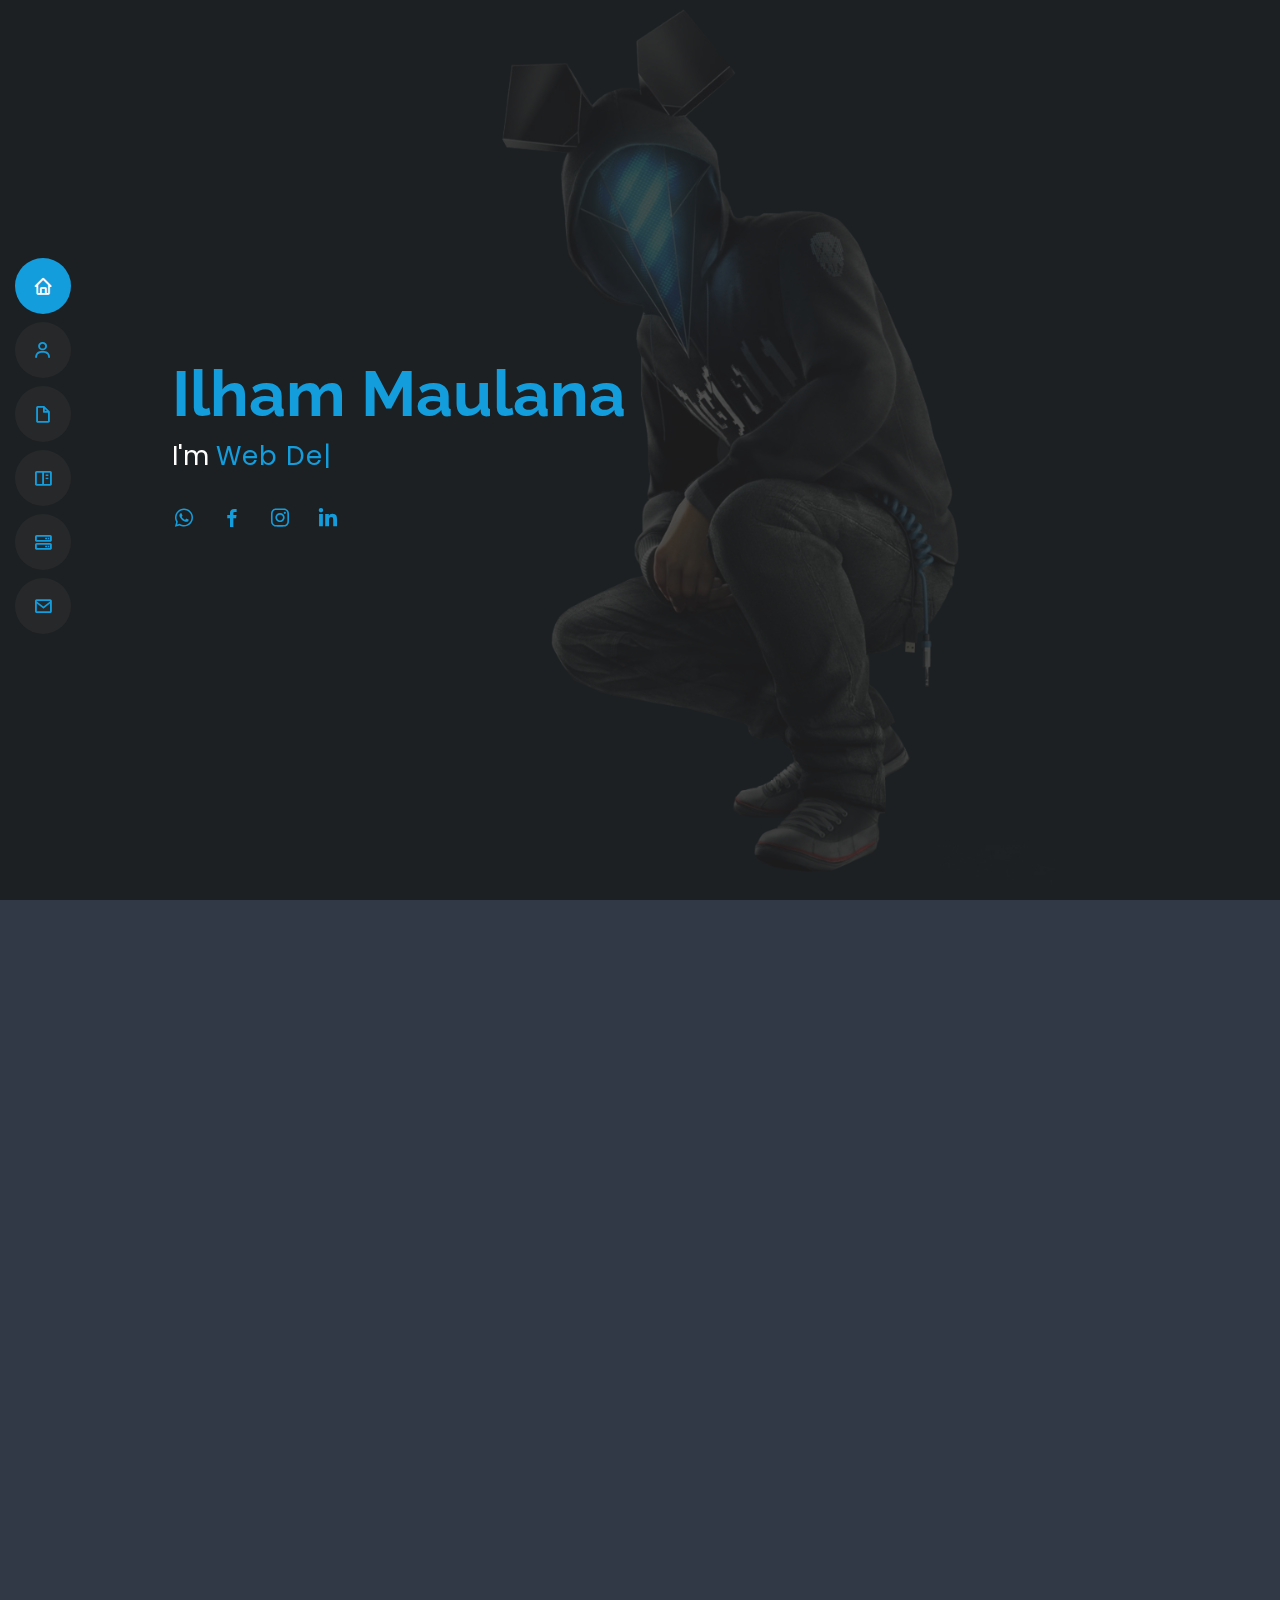
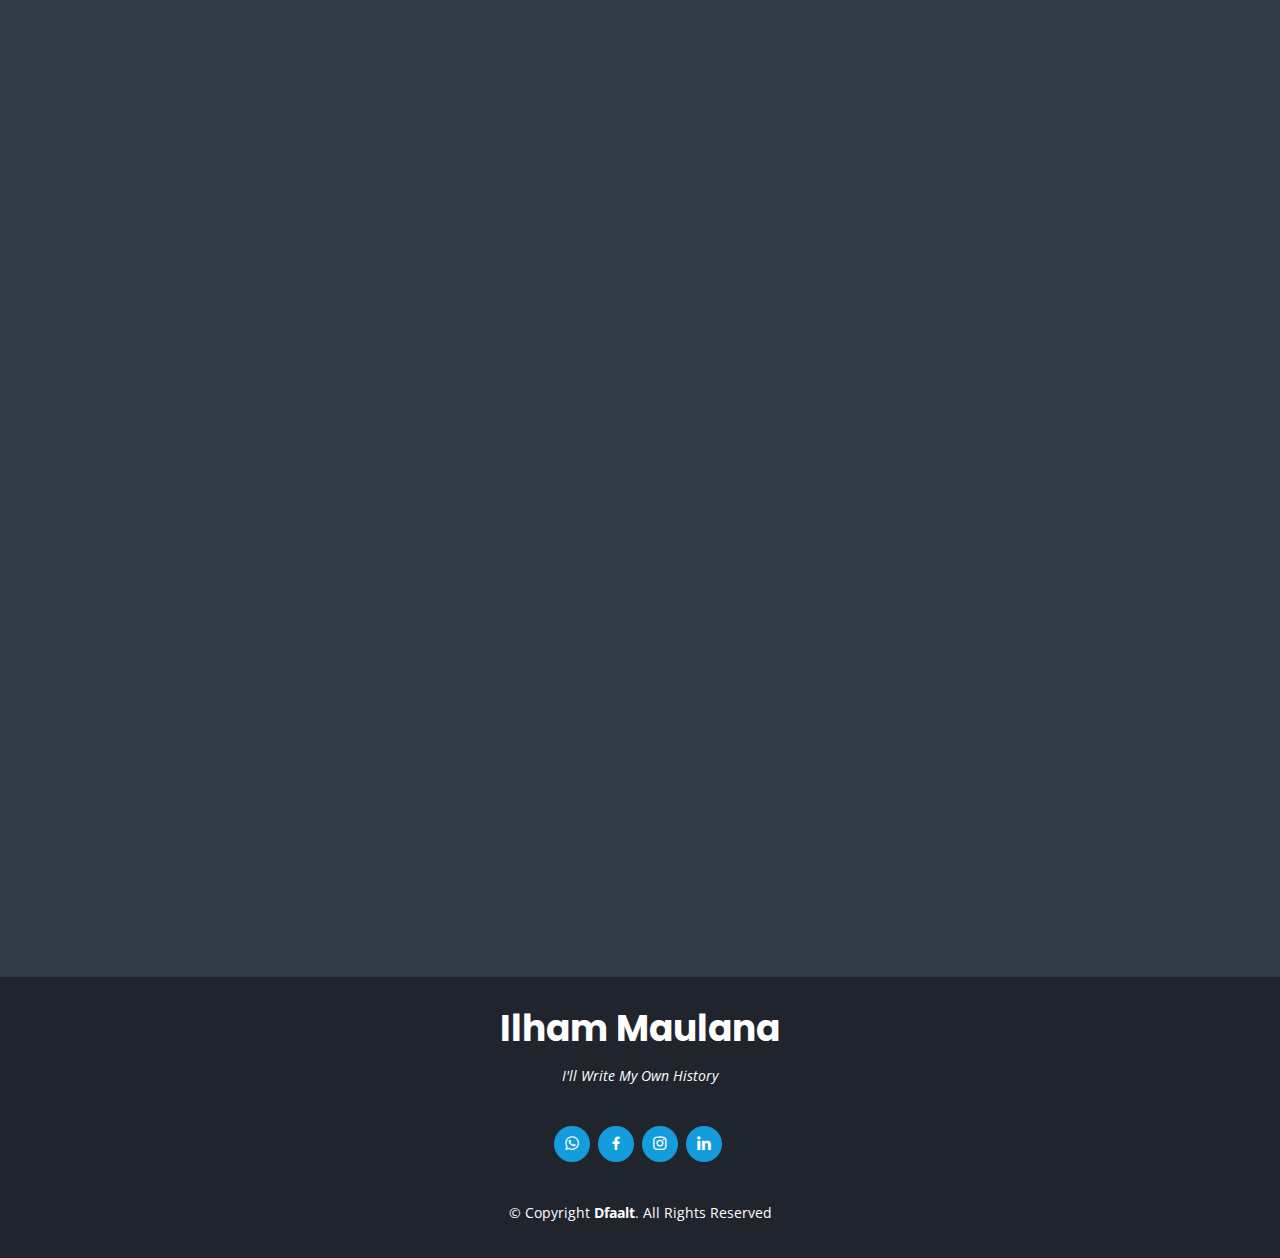
<file: index.html>
<!DOCTYPE html>
<html lang="en">

<head>
  <meta charset="utf-8">
  <meta content="width=device-width, initial-scale=1.0" name="viewport">

  <title>Portfolio</title>
  <meta content="" name="description">
  <meta content="" name="keywords">

  <!-- Favicons -->
  <link href="assets/img/defalt_favico.ico" rel="icon">
  <link href="assets/img/apple-touch-icon.png" rel="apple-touch-icon">

  <!-- Google Fonts -->
  <link href="https://fonts.googleapis.com/css?family=Open+Sans:300,300i,400,400i,600,600i,700,700i|Raleway:300,300i,400,400i,500,500i,600,600i,700,700i|Poppins:300,300i,400,400i,500,500i,600,600i,700,700i" rel="stylesheet">

  <!-- Vendor CSS Files -->
  <link href="assets/vendor/aos/aos.css" rel="stylesheet">
  <link href="assets/vendor/bootstrap/css/bootstrap.min.css" rel="stylesheet">
  <link href="assets/vendor/bootstrap-icons/bootstrap-icons.css" rel="stylesheet">
  <link href="assets/vendor/boxicons/css/boxicons.min.css" rel="stylesheet">
  <link href="assets/vendor/glightbox/css/glightbox.min.css" rel="stylesheet">
  <link href="assets/vendor/swiper/swiper-bundle.min.css" rel="stylesheet">

  <!-- Template Main CSS File -->
  <link href="assets/css/style.css" rel="stylesheet">

  <!-- =======================================================
  * Template Name: MyResume
  * Template URL: https://bootstrapmade.com/free-html-bootstrap-template-my-resume/
  * Updated: Mar 17 2024 with Bootstrap v5.3.3
  * Author: BootstrapMade.com
  * License: https://bootstrapmade.com/license/
  ======================================================== -->
</head>

<body>

  <!-- ======= Mobile nav toggle button ======= -->
  <!-- <button type="button" class="mobile-nav-toggle d-xl-none"><i class="bi bi-list mobile-nav-toggle"></i></button> -->
  <i class="bi bi-list mobile-nav-toggle d-lg-none"></i>
  <!-- ======= Header ======= -->
  <header id="header" class="d-flex flex-column justify-content-center">

    <nav id="navbar" class="navbar nav-menu">
      <ul>
        <li><a href="#hero" class="nav-link scrollto active"><i class="bx bx-home"></i> <span>Home</span></a></li>
        <li><a href="#about" class="nav-link scrollto"><i class="bx bx-user"></i> <span>About</span></a></li>
        <li><a href="#resume" class="nav-link scrollto"><i class="bx bx-file-blank"></i> <span>Resume</span></a></li>
        <li><a href="#portfolio" class="nav-link scrollto"><i class="bx bx-book-content"></i> <span>Portfolio</span></a></li>
        <li><a href="#services" class="nav-link scrollto"><i class="bx bx-server"></i> <span>Video & Images</span></a></li>
        <li><a href="#contact" class="nav-link scrollto"><i class="bx bx-envelope"></i> <span>Contact</span></a></li>
      </ul>
    </nav><!-- .nav-menu -->

  </header><!-- End Header -->

  <!-- ======= Hero Section ======= -->
  <section id="hero" class="d-flex flex-column justify-content-center">
    <div class="container" data-aos="zoom-in" data-aos-delay="100">
      <h1>Ilham Maulana</h1>
      <p>I'm <span class="typed" data-typed-items="Web Developer, Cloud Engineer, Electrical Engineering"></span></p>
      <div class="social-links">
        <a href="http://wa.me/6282211708146
        " class="twitter" target="_blank"><i class="bx bxl-whatsapp"></i></a>
        <a href="https://www.facebook.com/ilhammaulana1015?mibextid=2JQ9oc
        " class="facebook" target="_blank"><i class="bx bxl-facebook"></i></a>
        <a href="https://instagram.com/dfaalt?igshid=NTc4MTIwNjQ2YQ==
        " class="instagram" target="_blank"><i class="bx bxl-instagram"></i></a>
        <a href="https://www.linkedin.com/in/ilham-maulana1101
        " class="linkedin" target="_blank"><i class="bx bxl-linkedin"></i></a>
      </div>
    </div>
  </section><!-- End Hero -->

  <main id="main">

    <!-- ======= About Section ======= -->
    <section id="about" class="about">
      <div class="container" data-aos="fade-up">

        <div class="section-title">
          <h2>About</h2>
          <p>Undergraduate student in Electrical Engineering at Yogyakarta State University with career interests in Control Systems, Computer Engineering, and Web Development. Throughout my studies, I have gained extensive experience in applying sensors, actuators, and controllers to control and monitor electronic systems, including developing control system projects such as Proportional-Integral-Derivative (PID) and Internet of Things (IoT). Bangkit 2023 Alumni Batch 2 Cloud Computing Cohort, with a focus on cloud computing technology on the Google Cloud Platform. Experienced in developing cloud-based applications and has a high interest in technology.</p>
        </div>

        <div class="row">
          <div class="col-lg-4">
            <img src="assets/img/Ilhamm.jpg" class="img-fluid circle-img" alt="">
          </div>
          <div class="col-lg-8 pt-4 pt-lg-0 content">
            <h3>Electrical Engineering &amp; Web Developer</h3>
            <!-- <p class="fst-italic">
              Lorem ipsum dolor sit amet, consectetur adipiscing elit, sed do eiusmod tempor incididunt ut labore et dolore
              magna aliqua.
            </p> -->
            <div class="row">
              <div class="col-lg-6">
                <ul>
                  <li><i class="bi bi-chevron-right"></i> <strong>Birthday:</strong> <span>15 October 2001</span></li>
                  <li><i class="bi bi-chevron-right"></i> <strong>Github:</strong> <a href="https://github.com/Dfaalt" target="_blank"> <span>Dfaalt</span></a></li>
                  <li><i class="bi bi-chevron-right"></i> <strong>Phone:</strong> <span>+6282211708146</span></li>
                  <li><i class="bi bi-chevron-right"></i> <strong>City:</strong> <span>Yogyakarta</span></li>
                </ul>
              </div>
              <div class="col-lg-6">
                <ul>
                  <li><i class="bi bi-chevron-right"></i> <strong>Age:</strong> <span>22</span></li>
                  <li><i class="bi bi-chevron-right"></i> <strong>Degree:</strong> <span>Undergraduate</span></li>
                  <li><i class="bi bi-chevron-right"></i> <strong>Email:</strong> <span>ilhammln1101@gmail.com</span></li>
                  <li><i class="bi bi-chevron-right"></i> <strong>Freelance:</strong> <span>Available</span></li>
                </ul>
              </div>
            </div>
            <!-- <p>
              Officiis eligendi itaque labore et dolorum mollitia officiis optio vero. Quisquam sunt adipisci omnis et ut. Nulla accusantium dolor incidunt officia tempore. Et eius omnis.
              Cupiditate ut dicta maxime officiis quidem quia. Sed et consectetur qui quia repellendus itaque neque. Aliquid amet quidem ut quaerat cupiditate. Ab et eum qui repellendus omnis culpa magni laudantium dolores.
            </p> -->
          </div>
        </div>

      </div>
    </section><!-- End About Section -->

    <!-- ======= Facts Section ======= -->
    <!-- <section id="facts" class="facts">
      <div class="container" data-aos="fade-up">

        <div class="section-title">
          <h2>Facts</h2>
          <p>Magnam dolores commodi suscipit. Necessitatibus eius consequatur ex aliquid fuga eum quidem. Sit sint consectetur velit. Quisquam quos quisquam cupiditate. Et nemo qui impedit suscipit alias ea. Quia fugiat sit in iste officiis commodi quidem hic quas.</p>
        </div>

        <div class="row">

          <div class="col-lg-3 col-md-6">
            <div class="count-box">
              <i class="bi bi-emoji-smile"></i>
              <span data-purecounter-start="0" data-purecounter-end="232" data-purecounter-duration="1" class="purecounter"></span>
              <p>Happy Clients</p>
            </div>
          </div>

          <div class="col-lg-3 col-md-6 mt-5 mt-md-0">
            <div class="count-box">
              <i class="bi bi-journal-richtext"></i>
              <span data-purecounter-start="0" data-purecounter-end="521" data-purecounter-duration="1" class="purecounter"></span>
              <p>Projects</p>
            </div>
          </div>

          <div class="col-lg-3 col-md-6 mt-5 mt-lg-0">
            <div class="count-box">
              <i class="bi bi-headset"></i>
              <span data-purecounter-start="0" data-purecounter-end="1463" data-purecounter-duration="1" class="purecounter"></span>
              <p>Hours Of Support</p>
            </div>
          </div>

          <div class="col-lg-3 col-md-6 mt-5 mt-lg-0">
            <div class="count-box">
              <i class="bi bi-award"></i>
              <span data-purecounter-start="0" data-purecounter-end="25" data-purecounter-duration="1" class="purecounter"></span>
              <p>Awards</p>
            </div>
          </div>

        </div>

      </div>
    </section>End Facts Section -->

    <!-- ======= Skills Section ======= -->
    <section id="skills" class="skills section-bg">
      <div class="container" data-aos="fade-up">

        <div class="section-title">
          <h2>Skills & Language</h2>
          <!-- <p>Magnam dolores commodi suscipit. Necessitatibus eius consequatur ex aliquid fuga eum quidem. Sit sint consectetur velit. Quisquam quos quisquam cupiditate. Et nemo qui impedit suscipit alias ea. Quia fugiat sit in iste officiis commodi quidem hic quas.</p> -->
        </div>

        <div class="row skills-content">

          <div class="col-lg-6">

            <div class="progress">
              <span class="skill">HTML <i class="val">90%</i></span>
              <div class="progress-bar-wrap">
                <div class="progress-bar" role="progressbar" aria-valuenow="90" aria-valuemin="0" aria-valuemax="100"></div>
              </div>
            </div>

            <div class="progress">
              <span class="skill">CSS <i class="val">90%</i></span>
              <div class="progress-bar-wrap">
                <div class="progress-bar" role="progressbar" aria-valuenow="90" aria-valuemin="0" aria-valuemax="100"></div>
              </div>
            </div>

            <div class="progress">
              <span class="skill">JavaScript <i class="val">80%</i></span>
              <div class="progress-bar-wrap">
                <div class="progress-bar" role="progressbar" aria-valuenow="80" aria-valuemin="0" aria-valuemax="100"></div>
              </div>
            </div>

            <div class="progress">
              <span class="skill">Bahasa <i class="val">100%</i></span>
              <div class="progress-bar-wrap">
                <div class="progress-bar" role="progressbar" aria-valuenow="100" aria-valuemin="0" aria-valuemax="100"></div>
              </div>
            </div>

          </div>

          <div class="col-lg-6">

            <div class="progress">
              <span class="skill">PHP <i class="val">70%</i></span>
              <div class="progress-bar-wrap">
                <div class="progress-bar" role="progressbar" aria-valuenow="70" aria-valuemin="0" aria-valuemax="100"></div>
              </div>
            </div>

            <div class="progress">
              <span class="skill">Visual Studio Code <i class="val">90%</i></span>
              <div class="progress-bar-wrap">
                <div class="progress-bar" role="progressbar" aria-valuenow="90" aria-valuemin="0" aria-valuemax="100"></div>
              </div>
            </div>

            <div class="progress">
              <span class="skill">Arduino IDE <i class="val">90%</i></span>
              <div class="progress-bar-wrap">
                <div class="progress-bar" role="progressbar" aria-valuenow="90" aria-valuemin="0" aria-valuemax="100"></div>
              </div>
            </div>

            <div class="progress">
              <span class="skill">English <i class="val">90%</i></span>
              <div class="progress-bar-wrap">
                <div class="progress-bar" role="progressbar" aria-valuenow="90" aria-valuemin="0" aria-valuemax="100"></div>
              </div>
            </div>

          </div>

        </div>

      </div>
    </section><!-- End Skills Section -->

    <!-- ======= Resume Section ======= -->
    <section id="resume" class="resume">
      <div class="container" data-aos="fade-up">

        <div class="section-title">
          <h2>Resume</h2>
          <!-- <p>Magnam dolores commodi suscipit. Necessitatibus eius consequatur ex aliquid fuga eum quidem. Sit sint consectetur velit. Quisquam quos quisquam cupiditate. Et nemo qui impedit suscipit alias ea. Quia fugiat sit in iste officiis commodi quidem hic quas.</p> -->
        </div>

        <div class="row">
          <div class="col-lg-6">
            <h3 class="resume-title">Executive Summary</h3>
            <div class="resume-item pb-0">
              <h4>Ilham Maulana</h4>
              <p><em>
                Undergraduate Electrical Engineering student at Yogyakarta State University with a strong background in Control Systems, Computer Engineering, Web Development, and Cloud Computing, particularly through projects involving PID, IoT, and the Google Cloud Platform.</em></p>
              <ul>
                <li>Sleman, Yogyakarta, Indonesia</li>
                <li>+6282211708146</li>
                <li>ilhammln1101@gmail.com</li>
              </ul>
            </div>

            <h3 class="resume-title">Education</h3>
            <div class="resume-item">
              <h4>Bachelor of Electrical Engineering</h4>
              <h5>2021 - Present</h5>
              <p><em>Yogyakarta State University, Yogyakarta</em></p>
              <p>Qui deserunt veniam. Et sed aliquam labore tempore sed quisquam iusto autem sit. Ea vero voluptatum qui ut dignissimos deleniti nerada porti sand markend</p>
            </div>
            <div class="resume-item">
              <h4>Natural Sciences Major</h4>
              <h5>2017 - 2020</h5>
              <p><em>Senior Highschool 01 Pancung Soal, West Sumatera</em></p>
            </div>
          </div>
          <div class="col-lg-6">
            <h3 class="resume-title">Organizational Experiences</h3>
            <div class="resume-item">
              <h4>INFINITE, Technology Engineering</h4>
              <h5>2022 - Present</h5>
              <p><em>Yogyakarta, Indonesia</em></p>
              <ul>
                <li>Uses HTML, CSS, and JavaScript web programming languages to build interactive and engaging websites.</li>
                <li>Learn website development comprehensively, covering both Frontend (appearance and interaction) and Backend (logic and functionality) aspects including frameworks. </li>
                <li>Developing an interactive movie website with React JS as a Final Project, to demonstrate the ability to build dynamic and interesting web applications.</li>
              </ul>
            </div>
            <div class="resume-item">
              <h4>UKM Akuatik</h4>
              <h5>2022 - 2023</h5>
              <p><em>Yogyakarta, Indonesia</em></p>
              <ul>
                <li>Actively participate in swimming training three times a week to improve fitness and stamina.</li>
              </ul>
            </div>
          </div>
        </div>

      </div>
    </section><!-- End Resume Section -->

    <!-- ======= Portfolio Section ======= -->
    <section id="portfolio" class="portfolio section-bg">
      <div class="container" data-aos="fade-up">

        <div class="section-title">
          <h2>Portfolio</h2>
          <p>PROJECT EXPERIENCES</p>
        </div>

        <div class="row">
          <div class="col-lg-12 d-flex justify-content-center" data-aos="fade-up" data-aos-delay="100">
            <ul id="portfolio-flters">
              <li data-filter="*" class="filter-active">All</li>
              <li data-filter=".filter-app">App</li>
              <li data-filter=".filter-card">IoT</li>
              <li data-filter=".filter-web">Web</li>
            </ul>
          </div>
        </div>

        <div class="row portfolio-container" data-aos="fade-up" data-aos-delay="200">

          <div class="col-lg-4 col-md-6 portfolio-item filter-app">
            <div class="portfolio-wrap">
              <img src="assets/img/portfolio/portofolio1.png" class="img-fluid" alt="">
              <div class="portfolio-info">
                <h4>Food Identification App</h4>
                <p>App</p>
                <div class="portfolio-links">
                  <a href="assets/img/portfolio/portofolio1.png" data-gallery="portfolioGallery" class="portfolio-lightbox" title="Culinaryndo Application"><i class="bx bx-plus"></i></a>
                  <a href="culinaryndo-portfolio.html" class="portfolio-details-lightbox" data-glightbox="type: external" title="Portfolio Details"><i class="bx bx-link"></i></a>
                </div>
              </div>
            </div>
          </div>

          <div class="col-lg-4 col-md-6 portfolio-item filter-web">
            <div class="portfolio-wrap">
              <img src="assets/img/portfolio/portofolio6.png" class="img-fluid" alt="">
              <div class="portfolio-info">
                <h4>Books Website</h4>
                <p>Web</p>
                <div class="portfolio-links">
                  <a href="assets/img/portfolio/portofolio6.png" data-gallery="portfolioGallery" class="portfolio-lightbox" title="Dfaalt Books"><i class="bx bx-plus"></i></a>
                  <a href="portfolio-details.html" class="portfolio-details-lightbox" data-glightbox="type: external" title="Portfolio Details"><i class="bx bx-link"></i></a>
                </div>
              </div>
            </div>
          </div>

          <!-- <div class="col-lg-4 col-md-6 portfolio-item filter-app">
            <div class="portfolio-wrap">
              <img src="assets/img/portfolio/portfolio-3.jpg" class="img-fluid" alt="">
              <div class="portfolio-info">
                <h4>App 2</h4>
                <p>App</p>
                <div class="portfolio-links">
                  <a href="assets/img/portfolio/portfolio-3.jpg" data-gallery="portfolioGallery" class="portfolio-lightbox" title="App 2"><i class="bx bx-plus"></i></a>
                  <a href="portfolio-details.html" class="portfolio-details-lightbox" data-glightbox="type: external" title="Portfolio Details"><i class="bx bx-link"></i></a>
                </div>
              </div>
            </div>
          </div> -->

          <div class="col-lg-4 col-md-6 portfolio-item filter-card">
            <div class="portfolio-wrap">
              <img src="assets/img/portfolio/portofolio4.jpg" class="img-fluid" alt="">
              <div class="portfolio-info">
                <h4>Car Parking System</h4>
                <p>IoT</p>
                <div class="portfolio-links">
                  <a href="assets/img/portfolio/portofolio4.jpg" data-gallery="portfolioGallery" class="portfolio-lightbox" title="Car Parking System"><i class="bx bx-plus"></i></a>
                  <a href="portfolio-details.html" class="portfolio-details-lightbox" data-glightbox="type: external" title="Portfolio Details"><i class="bx bx-link"></i></a>
                </div>
              </div>
            </div>
          </div>

          <div class="col-lg-4 col-md-6 portfolio-item filter-web">
            <div class="portfolio-wrap">
              <img src="assets/img/portfolio/portofolio7.png" class="img-fluid" alt="">
              <div class="portfolio-info">
                <h4>Clone GPT</h4>
                <p>Web</p>
                <div class="portfolio-links">
                  <a href="assets/img/portfolio/portofolio7.png" data-gallery="portfolioGallery" class="portfolio-lightbox" title="DfaaltGPT"><i class="bx bx-plus"></i></a>
                  <a href="portfolio-details.html" class="portfolio-details-lightbox" data-glightbox="type: external" title="Portfolio Details"><i class="bx bx-link"></i></a>
                </div>
              </div>
            </div>
          </div>

          <!-- <div class="col-lg-4 col-md-6 portfolio-item filter-app">
            <div class="portfolio-wrap">
              <img src="assets/img/portfolio/portfolio-6.jpg" class="img-fluid" alt="">
              <div class="portfolio-info">
                <h4>App 3</h4>
                <p>App</p>
                <div class="portfolio-links">
                  <a href="assets/img/portfolio/portfolio-6.jpg" data-gallery="portfolioGallery" class="portfolio-lightbox" title="App 3"><i class="bx bx-plus"></i></a>
                  <a href="portfolio-details.html" class="portfolio-details-lightbox" data-glightbox="type: external" title="Portfolio Details"><i class="bx bx-link"></i></a>
                </div>
              </div>
            </div>
          </div> -->

          <div class="col-lg-4 col-md-6 portfolio-item filter-card">
            <div class="portfolio-wrap">
              <img src="assets/img/portfolio/portofolio3.jpg" class="img-fluid" alt="">
              <div class="portfolio-info">
                <h4>IoT-Based Vehicle Speed Monitoring and Overspeed Alert System</h4>
                <p>IoT</p>
                <div class="portfolio-links">
                  <a href="assets/img/portfolio/portofolio3.jpg" data-gallery="portfolioGallery" class="portfolio-lightbox" title="IoT-Based Vehicle Speed Monitoring and Overspeed Alert System"><i class="bx bx-plus"></i></a>
                  <a href="portfolio-details.html" class="portfolio-details-lightbox" data-glightbox="type: external" title="Portfolio Details"><i class="bx bx-link"></i></a>
                </div>
              </div>
            </div>
          </div>

          <div class="col-lg-4 col-md-6 portfolio-item filter-web">
            <div class="portfolio-wrap">
              <img src="assets/img/portfolio/portofolio8.png" class="img-fluid" alt="">
              <div class="portfolio-info">
                <h4>To-Do List Website</h4>
                <p>Web</p>
                <div class="portfolio-links">
                  <a href="assets/img/portfolio/portofolio8.png" data-gallery="portfolioGallery" class="portfolio-lightbox" title="To-Do List"><i class="bx bx-plus"></i></a>
                  <a href="portfolio-details.html" class="portfolio-details-lightbox" data-glightbox="type: external" title="Portfolio Details"><i class="bx bx-link"></i></a>
                </div>
              </div>
            </div>
          </div>

          <div class="col-lg-4 col-md-6 portfolio-item filter-card">
            <div class="portfolio-wrap">
              <img src="assets/img/portfolio/portofolio2.jpg" class="img-fluid" alt="">
              <div class="portfolio-info">
                <h4>DC Motor Speed Control Using Microcontroller</h4>
                <p>IoT</p>
                <div class="portfolio-links">
                  <a href="assets/img/portfolio/portofolio2.jpg" data-gallery="portfolioGallery" class="portfolio-lightbox" title="DC Motor Speed Control Using Microcontroller"><i class="bx bx-plus"></i></a>
                  <a href="dc motor speed -portfolio.html" class="portfolio-details-lightbox" data-glightbox="type: external" title="Portfolio Details"><i class="bx bx-link"></i></a>
                </div>
              </div>
            </div>
          </div>

          <div class="col-lg-4 col-md-6 portfolio-item filter-web">
            <div class="portfolio-wrap">
              <img src="assets/img/portfolio/portofolio5.png" class="img-fluid" alt="">
              <div class="portfolio-info">
                <h4>Tours Website</h4>
                <p>Web</p>
                <div class="portfolio-links">
                  <a href="assets/img/portfolio/portofolio5.png" data-gallery="portfolioGallery" class="portfolio-lightbox" title="DfaalTours"><i class="bx bx-plus"></i></a>
                  <a href="portfolio-details.html" class="portfolio-details-lightbox" data-glightbox="type: external" title="Portfolio Details"><i class="bx bx-link"></i></a>
                </div>
              </div>
            </div>
          </div>

        </div>

      </div>
    </section><!-- End Portfolio Section -->

    <!-- ======= Services Section ======= -->
    <section id="services" class="services">
      <div class="container" data-aos="fade-up">

        <div class="section-title">
          <h2>Video & Images</h2>
          <!-- <p>Magnam dolores commodi suscipit. Necessitatibus eius consequatur ex aliquid fuga eum quidem. Sit sint consectetur velit. Quisquam quos quisquam cupiditate. Et nemo qui impedit suscipit alias ea. Quia fugiat sit in iste officiis commodi quidem hic quas.</p> -->
        </div>

        <div class="row">

          <div class="col-lg-4 col-md-6 d-flex align-items-stretch" data-aos="zoom-in" data-aos-delay="100">
            <div class="icon-box iconbox-blue">
              <div class="icon">
                <i class="bx bxl-youtube"></i>
              </div>
              <h4><a href="https://www.youtube.com/watch?v=NtfbWkxJTHw&ab_channel=Fireship" target="_blank">Video</a></h4>
              <p>How to Learn to Code - 8 Hard Truths</p>
              <div class="video-container">
                <iframe src="https://www.youtube.com/embed/NtfbWkxJTHw"0" allow="accelerometer; autoplay; clipboard-write; encrypted-media; gyroscope; picture-in-picture" allowfullscreen></iframe>
              </div>
            </div>
          </div>

          <div class="col-lg-4 col-md-6 d-flex align-items-stretch" data-aos="zoom-in" data-aos-delay="100">
            <div class="icon-box iconbox-blue">
              <div class="icon_image">
                <i class="bx bx-image"></i>
              </div>
              <h4><a href="https://www.google.com/url?sa=i&url=https%3A%2F%2Fwww.wallpaperflare.com%2Fsearch%3Fwallpaper%3Dhello%2Bworld&psig=AOvVaw148FAbURb6riNmcHfuF7dA&ust=1716214272671000&source=images&cd=vfe&opi=89978449&ved=0CBIQjRxqFwoTCOio9MXymYYDFQAAAAAdAAAAABA7" target="_blank">Image</a></h4>
              <p>Hello World</p>
              <div class="image-container">
                <img src="assets/img/hello_world.jpg" alt="Deskripsi gambar">
              </div>
            </div>
          </div>

          <div class="col-lg-4 col-md-6 d-flex align-items-stretch" data-aos="zoom-in" data-aos-delay="100">
            <div class="icon-box iconbox-blue">
              <div class="icon">
                <i class="bx bxl-youtube"></i>
              </div>
              <h4><a href="https://www.youtube.com/watch?v=Tkp3FDgOueM&t=5s&ab_channel=Codehal" target="_blank">Video</a></h4>
              <p>Build a Complete Responsive Personal Portfolio Website using HTML CSS Javascript</p>
              <div class="video-container">
                <iframe src="https://www.youtube.com/embed/Tkp3FDgOueM"0" allow="accelerometer; autoplay; clipboard-write; encrypted-media; gyroscope; picture-in-picture" allowfullscreen></iframe>
              </div>
            </div>
          </div>

          <div class="col-lg-4 col-md-6 d-flex align-items-stretch" data-aos="zoom-in" data-aos-delay="100">
            <div class="icon-box iconbox-blue">
              <div class="icon_image">
                <i class="bx bx-image"></i>
              </div>
              <h4><a href="https://www.google.com/url?sa=i&url=https%3A%2F%2Fbigthink.com%2Fstarts-with-a-bang%2Fquantum-entanglement-weirder%2F&psig=AOvVaw3Kuc2lXFG3ybjbUC9YYs5J&ust=1716214423726000&source=images&cd=vfe&opi=89978449&ved=0CBIQjRxqFwoTCNDw143zmYYDFQAAAAAdAAAAABAE" target="_blank">Image</a></h4>
              <p>Quantum Entanglement</p>
              <div class="image-container">
                <img src="assets/img/Quantumn.jpg" alt="Deskripsi gambar">
              </div>
            </div>
          </div>

          <div class="col-lg-4 col-md-6 d-flex align-items-stretch" data-aos="zoom-in" data-aos-delay="100">
            <div class="icon-box iconbox-blue">
              <div class="icon">
                <i class="bx bxl-youtube"></i>
              </div>
              <h4><a href="https://www.youtube.com/watch?v=ux3d_8Pp9QU&ab_channel=Adamosdotwebdev" target="_blank">Video</a></h4>
              <p>Don't Learn Programming this way!</p>
              <div class="video-container">
                <iframe src="https://www.youtube.com/embed/ux3d_8Pp9QU"0" allow="accelerometer; autoplay; clipboard-write; encrypted-media; gyroscope; picture-in-picture" allowfullscreen></iframe>
              </div>
            </div>
          </div>

          <div class="col-lg-4 col-md-6 d-flex align-items-stretch" data-aos="zoom-in" data-aos-delay="100">
            <div class="icon-box iconbox-blue">
              <div class="icon_image">
                <i class="bx bx-image"></i>
              </div>
              <h4><a href="https://www.google.com/url?sa=i&url=https%3A%2F%2Fwww.telegraph.co.uk%2Fbusiness%2F2023%2F07%2F02%2Fgoogle-quantum-computer-breakthrough-instant-calculations%2F&psig=AOvVaw2mxVp-KgRqivdgUa_nPZYp&ust=1716214587595000&source=images&cd=vfe&opi=89978449&ved=0CBIQjRxqFwoTCPD97dvzmYYDFQAAAAAdAAAAABAK" target="_blank">Image</a></h4>
              <p>Quantum Computer</p>
              <div class="image-container">
                <img src="assets/img/Quantumn_computer.jpg" alt="Deskripsi gambar">
              </div>
            </div>
          </div>

        </div>

      </div>
    </section><!-- End Services Section -->

    <!-- ======= Testimonials Section ======= -->
    <!-- <section id="testimonials" class="testimonials section-bg">
      <div class="container" data-aos="fade-up">

        <div class="section-title">
          <h2>Testimonials</h2>
        </div>

        <div class="testimonials-slider swiper" data-aos="fade-up" data-aos-delay="100">
          <div class="swiper-wrapper">

            <div class="swiper-slide">
              <div class="testimonial-item">
                <img src="assets/img/testimonials/testimonials-1.jpg" class="testimonial-img" alt="">
                <h3>Saul Goodman</h3>
                <h4>Ceo &amp; Founder</h4>
                <p>
                  <i class="bx bxs-quote-alt-left quote-icon-left"></i>
                  Proin iaculis purus consequat sem cure digni ssim donec porttitora entum suscipit rhoncus. Accusantium quam, ultricies eget id, aliquam eget nibh et. Maecen aliquam, risus at semper.
                  <i class="bx bxs-quote-alt-right quote-icon-right"></i>
                </p>
              </div>
            </div>End testimonial item -->

            <!-- <div class="swiper-slide">
              <div class="testimonial-item">
                <img src="assets/img/testimonials/testimonials-2.jpg" class="testimonial-img" alt="">
                <h3>Sara Wilsson</h3>
                <h4>Designer</h4>
                <p>
                  <i class="bx bxs-quote-alt-left quote-icon-left"></i>
                  Export tempor illum tamen malis malis eram quae irure esse labore quem cillum quid cillum eram malis quorum velit fore eram velit sunt aliqua noster fugiat irure amet legam anim culpa.
                  <i class="bx bxs-quote-alt-right quote-icon-right"></i>
                </p>
              </div>
            </div>End testimonial item -->

            <!-- <div class="swiper-slide">
              <div class="testimonial-item">
                <img src="assets/img/testimonials/testimonials-3.jpg" class="testimonial-img" alt="">
                <h3>Jena Karlis</h3>
                <h4>Store Owner</h4>
                <p>
                  <i class="bx bxs-quote-alt-left quote-icon-left"></i>
                  Enim nisi quem export duis labore cillum quae magna enim sint quorum nulla quem veniam duis minim tempor labore quem eram duis noster aute amet eram fore quis sint minim.
                  <i class="bx bxs-quote-alt-right quote-icon-right"></i>
                </p>
              </div>
            </div>End testimonial item -->

            <!-- <div class="swiper-slide">
              <div class="testimonial-item">
                <img src="assets/img/testimonials/testimonials-4.jpg" class="testimonial-img" alt="">
                <h3>Matt Brandon</h3>
                <h4>Freelancer</h4>
                <p>
                  <i class="bx bxs-quote-alt-left quote-icon-left"></i>
                  Fugiat enim eram quae cillum dolore dolor amet nulla culpa multos export minim fugiat minim velit minim dolor enim duis veniam ipsum anim magna sunt elit fore quem dolore labore illum veniam.
                  <i class="bx bxs-quote-alt-right quote-icon-right"></i>
                </p>
              </div>
            </div>End testimonial item -->

            <!-- <div class="swiper-slide">
              <div class="testimonial-item">
                <img src="assets/img/testimonials/testimonials-5.jpg" class="testimonial-img" alt="">
                <h3>John Larson</h3>
                <h4>Entrepreneur</h4>
                <p>
                  <i class="bx bxs-quote-alt-left quote-icon-left"></i>
                  Quis quorum aliqua sint quem legam fore sunt eram irure aliqua veniam tempor noster veniam enim culpa labore duis sunt culpa nulla illum cillum fugiat legam esse veniam culpa fore nisi cillum quid.
                  <i class="bx bxs-quote-alt-right quote-icon-right"></i>
                </p>
              </div>
            </div>End testimonial item -->

          <!-- </div>
          <div class="swiper-pagination"></div>
        </div>

      </div>
    </section>End Testimonials Section -->

    <!-- ======= Contact Section ======= -->
    <section id="contact" class="contact">
      <div class="container" data-aos="fade-up">

        <div class="section-title">
          <h2>Contact</h2>
        </div>

        <div class="row mt-1">

          <div class="col-lg-4">
            <div class="info">
              <div class="address">
                <i class="bi bi-geo-alt"></i>
                <h4>Location:</h4>
                <p>Sleman, Yogyakarta, Indonesia</p>
              </div>

              <div class="email">
                <i class="bi bi-envelope"></i>
                <h4>Email:</h4>
                <p>ilhammln1101@gmail.com</p>
              </div>

              <div class="phone">
                <i class="bi bi-phone"></i>
                <h4>Call:</h4>
                <p>+6282211708146</p>
              </div>

            </div>

          </div>

          <div class="col-lg-8 mt-5 mt-lg-0">

            <form action="forms/contact.php" method="post" role="form" class="php-email-form">
              <div class="row">
                <div class="col-md-6 form-group">
                  <input type="text" name="name" class="form-control" id="name" placeholder="Your Name" required>
                </div>
                <div class="col-md-6 form-group mt-3 mt-md-0">
                  <input type="email" class="form-control" name="email" id="email" placeholder="Your Email" required>
                </div>
              </div>
              <div class="form-group mt-3">
                <input type="text" class="form-control" name="subject" id="subject" placeholder="Subject" required>
              </div>
              <div class="form-group mt-3">
                <textarea class="form-control" name="message" rows="5" placeholder="Message" required></textarea>
              </div>
              <div class="my-3">
                <div class="loading">Loading</div>
                <div class="error-message"></div>
                <div class="sent-message">Your message has been sent. Thank you!</div>
              </div>
              <div class="text-center"><button type="submit">Send Message</button></div>
            </form>

          </div>

        </div>

      </div>
    </section><!-- End Contact Section -->

  </main><!-- End #main -->

  <!-- ======= Footer ======= -->
  <footer id="footer">
    <div class="container">
      <h3>Ilham Maulana</h3>
      <p>I'll Write My Own History</p>
      <div class="social-links">
        <a href="http://wa.me/6282211708146" class="twitter" target="_blank"><i class="bx bxl-whatsapp"></i></a>
        <a href="https://www.facebook.com/ilhammaulana1015?mibextid=2JQ9oc" class="facebook" target="_blank
        "><i class="bx bxl-facebook"></i></a>
        <a href="https://instagram.com/dfaalt?igshid=NTc4MTIwNjQ2YQ==" class="instagram" target="_blank"><i class="bx bxl-instagram"></i></a>
        <a href="https://www.linkedin.com/in/ilham-maulana1101
        " class="linkedin" target="_blank"><i class="bx bxl-linkedin"></i></a>
      </div>
      <div class="copyright">
        &copy; Copyright <strong><span>Dfaalt</span></strong>. All Rights Reserved
      </div>
      <div class="credits">
        <!-- All the links in the footer should remain intact. -->
        <!-- You can delete the links only if you purchased the pro version. -->
        <!-- Licensing information: [license-url] -->
        <!-- Purchase the pro version with working PHP/AJAX contact form: https://bootstrapmade.com/free-html-bootstrap-template-my-resume/ -->
        <!-- Designed by <a href="https://bootstrapmade.com/">Dfaalt</a> -->
      </div>
    </div>
  </footer><!-- End Footer -->

  <div id="preloader"></div>
  <a href="#" class="back-to-top d-flex align-items-center justify-content-center"><i class="bi bi-arrow-up-short"></i></a>

  <!-- Vendor JS Files -->
  <script src="assets/vendor/purecounter/purecounter_vanilla.js"></script>
  <script src="assets/vendor/aos/aos.js"></script>
  <script src="assets/vendor/bootstrap/js/bootstrap.bundle.min.js"></script>
  <script src="assets/vendor/glightbox/js/glightbox.min.js"></script>
  <script src="assets/vendor/isotope-layout/isotope.pkgd.min.js"></script>
  <script src="assets/vendor/swiper/swiper-bundle.min.js"></script>
  <script src="assets/vendor/typed.js/typed.umd.js"></script>
  <script src="assets/vendor/waypoints/noframework.waypoints.js"></script>
  <script src="assets/vendor/php-email-form/validate.js"></script>

  <!-- Template Main JS File -->
  <script src="assets/js/main.js"></script>

</body>

</html>
</file>
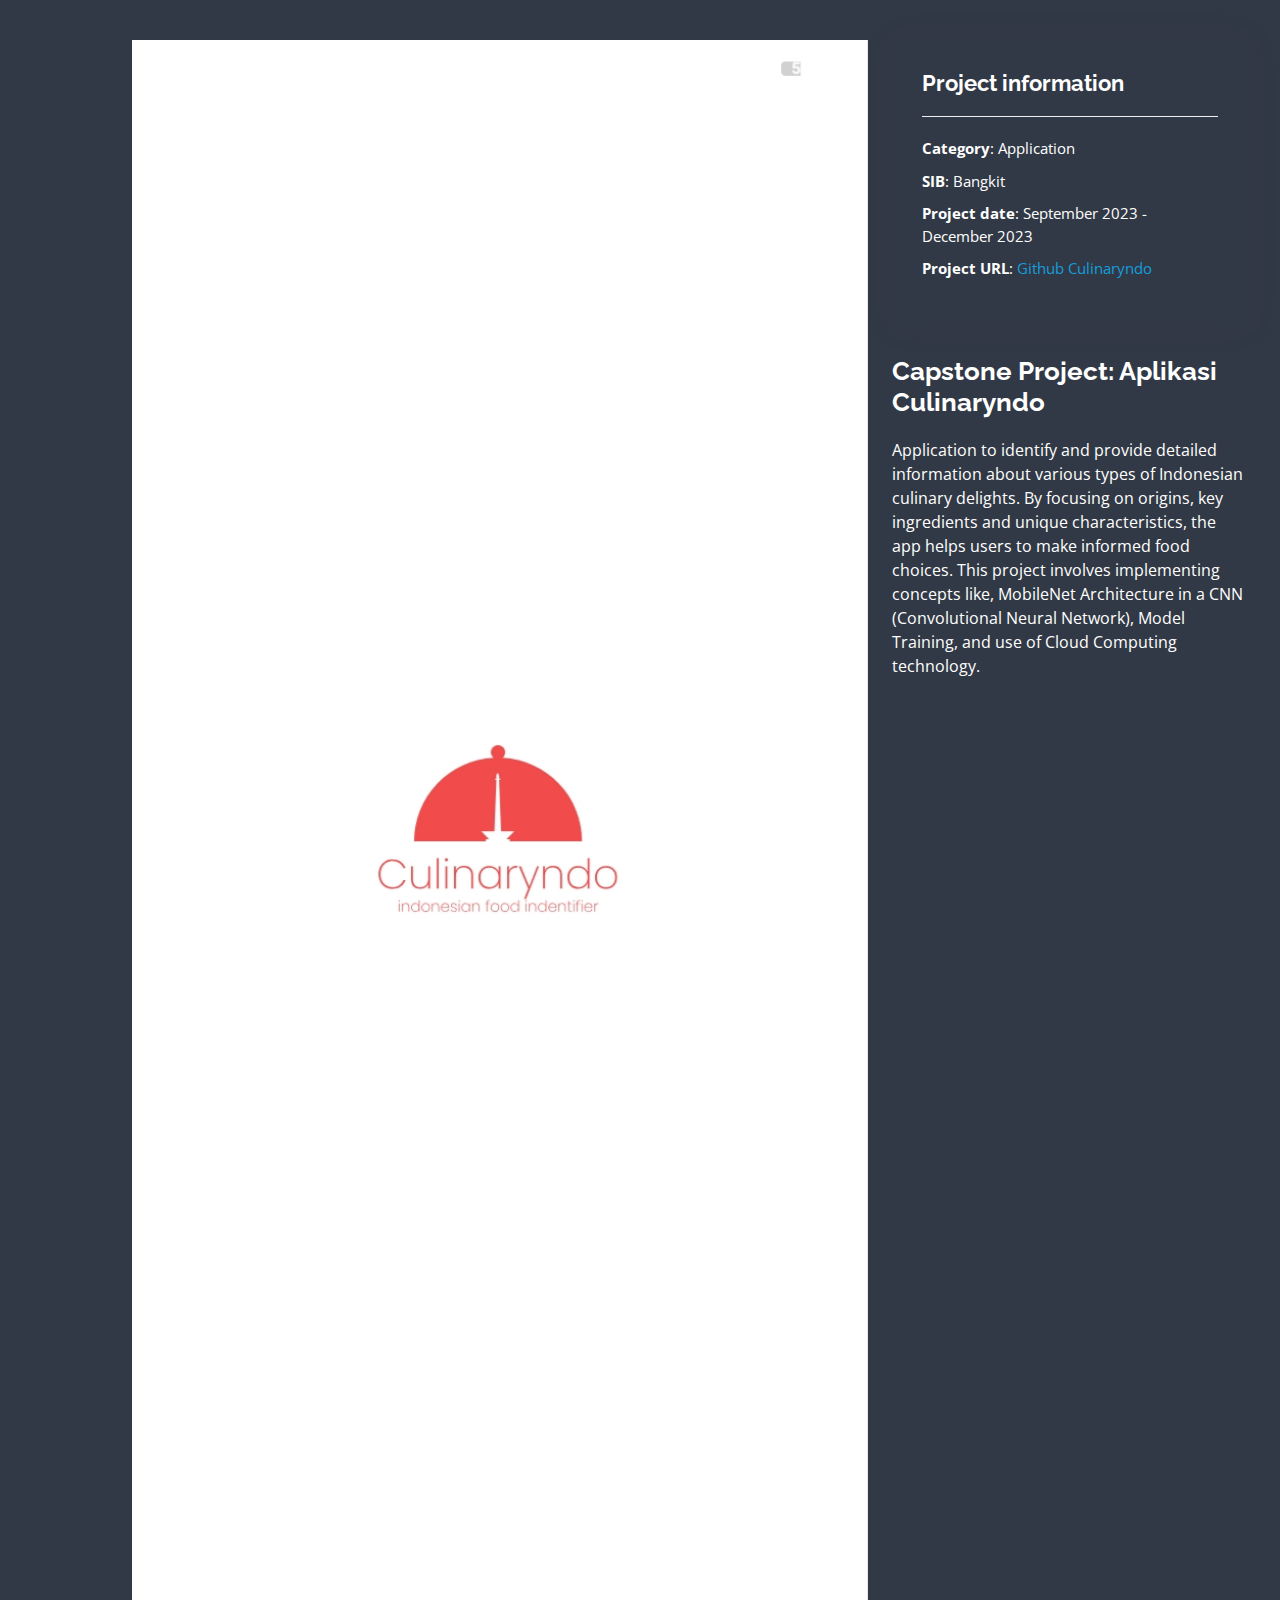
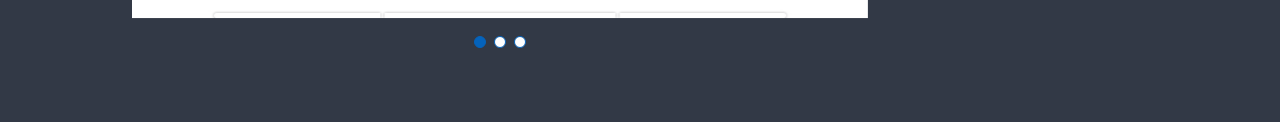
<file: culinaryndo-portfolio.html>
<!DOCTYPE html>
<html lang="en">

<head>
  <meta charset="utf-8">
  <meta content="width=device-width, initial-scale=1.0" name="viewport">

  <title>Portfolio Details - Personal Bootstrap Template</title>
  <meta content="" name="description">
  <meta content="" name="keywords">

  <!-- Favicons -->
  <link href="assets/img/favicon.png" rel="icon">
  <link href="assets/img/apple-touch-icon.png" rel="apple-touch-icon">

  <!-- Google Fonts -->
  <link href="https://fonts.googleapis.com/css?family=Open+Sans:300,300i,400,400i,600,600i,700,700i|Raleway:300,300i,400,400i,500,500i,600,600i,700,700i|Poppins:300,300i,400,400i,500,500i,600,600i,700,700i" rel="stylesheet">

  <!-- Vendor CSS Files -->
  <link href="assets/vendor/aos/aos.css" rel="stylesheet">
  <link href="assets/vendor/bootstrap/css/bootstrap.min.css" rel="stylesheet">
  <link href="assets/vendor/bootstrap-icons/bootstrap-icons.css" rel="stylesheet">
  <link href="assets/vendor/boxicons/css/boxicons.min.css" rel="stylesheet">
  <link href="assets/vendor/glightbox/css/glightbox.min.css" rel="stylesheet">
  <link href="assets/vendor/swiper/swiper-bundle.min.css" rel="stylesheet">

  <!-- Template Main CSS File -->
  <link href="assets/css/style.css" rel="stylesheet">

  <!-- =======================================================
  * Template Name: MyResume
  * Template URL: https://bootstrapmade.com/free-html-bootstrap-template-my-resume/
  * Updated: Mar 17 2024 with Bootstrap v5.3.3
  * Author: BootstrapMade.com
  * License: https://bootstrapmade.com/license/
  ======================================================== -->
</head>

<body>

  <main id="main">

    <!-- ======= Portfolio Details Section ======= -->
    <section id="portfolio-details" class="portfolio-details">
      <div class="container">

        <div class="row gy-4">

          <div class="col-lg-8">
            <div class="portfolio-details-slider swiper">
              <div class="swiper-wrapper align-items-center">

                <div class="swiper-slide">
                  <img src="assets/img/portfolio/culinaryndo 1.jpg" alt="">
                </div>

                <div class="swiper-slide">
                  <img src="assets/img/portfolio/culinaryndo 2.jpg" alt="">
                </div>

                <div class="swiper-slide">
                  <img src="assets/img/portfolio/culinaryndo 4.jpg" alt="">
                </div>

              </div>
              <div class="swiper-pagination"></div>
            </div>
          </div>

          <div class="col-lg-4">
            <div class="portfolio-info">
              <h3>Project information</h3>
              <ul>
                <li><strong>Category</strong>: Application</li>
                <li><strong>SIB</strong>: Bangkit</li>
                <li><strong>Project date</strong>: September 2023 - December 2023</li>
                <li><strong>Project URL</strong>: <a href="https://github.com/Dfaalt/CapstoneProject.git">Github Culinaryndo</a></li>
              </ul>
            </div>
            <div class="portfolio-description">
              <h2>Capstone Project: Aplikasi Culinaryndo</h2>
              <p>
                Application to identify and provide detailed information about various types of Indonesian culinary delights. By focusing on origins, key ingredients and unique characteristics, the app helps users to make informed food choices. This project involves implementing concepts like, MobileNet Architecture in a CNN (Convolutional Neural Network), Model Training, and use of Cloud Computing technology.
              </p>
            </div>
          </div>

        </div>

      </div>
    </section><!-- End Portfolio Details Section -->

  </main><!-- End #main -->

  <div id="preloader"></div>
  <a href="#" class="back-to-top d-flex align-items-center justify-content-center"><i class="bi bi-arrow-up-short"></i></a>

  <!-- Vendor JS Files -->
  <script src="assets/vendor/purecounter/purecounter_vanilla.js"></script>
  <script src="assets/vendor/aos/aos.js"></script>
  <script src="assets/vendor/bootstrap/js/bootstrap.bundle.min.js"></script>
  <script src="assets/vendor/glightbox/js/glightbox.min.js"></script>
  <script src="assets/vendor/isotope-layout/isotope.pkgd.min.js"></script>
  <script src="assets/vendor/swiper/swiper-bundle.min.js"></script>
  <script src="assets/vendor/typed.js/typed.umd.js"></script>
  <script src="assets/vendor/waypoints/noframework.waypoints.js"></script>
  <script src="assets/vendor/php-email-form/validate.js"></script>

  <!-- Template Main JS File -->
  <script src="assets/js/main.js"></script>

</body>

</html>
</file>
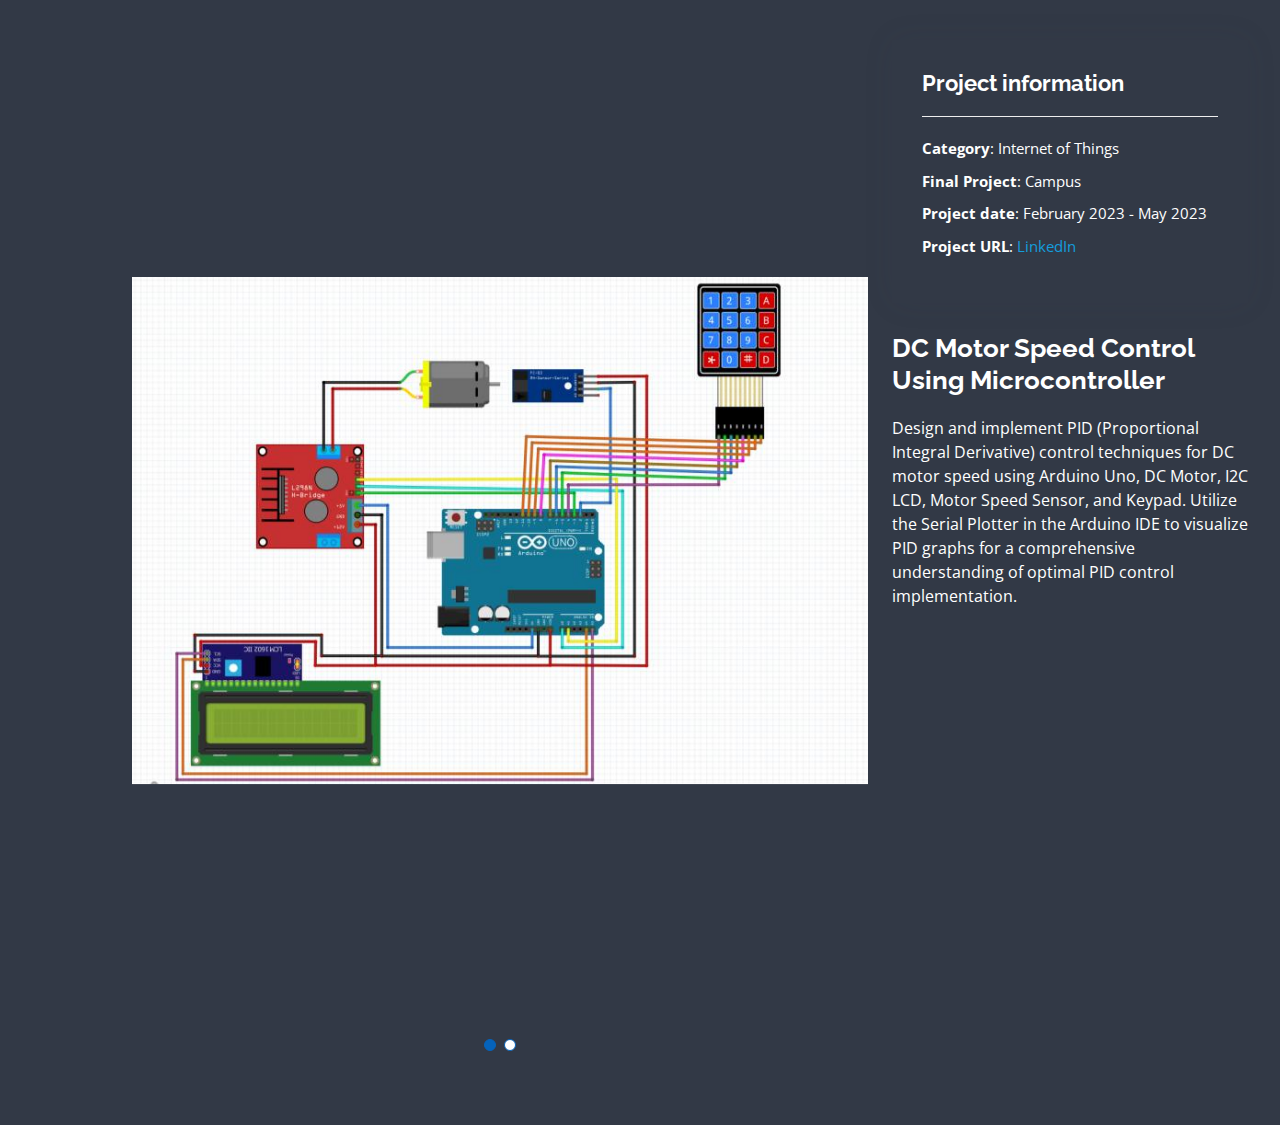
<file: dc motor speed -portfolio.html>
<!DOCTYPE html>
<html lang="en">

<head>
  <meta charset="utf-8">
  <meta content="width=device-width, initial-scale=1.0" name="viewport">

  <title>Portfolio Details - Personal Bootstrap Template</title>
  <meta content="" name="description">
  <meta content="" name="keywords">

  <!-- Favicons -->
  <link href="assets/img/favicon.png" rel="icon">
  <link href="assets/img/apple-touch-icon.png" rel="apple-touch-icon">

  <!-- Google Fonts -->
  <link href="https://fonts.googleapis.com/css?family=Open+Sans:300,300i,400,400i,600,600i,700,700i|Raleway:300,300i,400,400i,500,500i,600,600i,700,700i|Poppins:300,300i,400,400i,500,500i,600,600i,700,700i" rel="stylesheet">

  <!-- Vendor CSS Files -->
  <link href="assets/vendor/aos/aos.css" rel="stylesheet">
  <link href="assets/vendor/bootstrap/css/bootstrap.min.css" rel="stylesheet">
  <link href="assets/vendor/bootstrap-icons/bootstrap-icons.css" rel="stylesheet">
  <link href="assets/vendor/boxicons/css/boxicons.min.css" rel="stylesheet">
  <link href="assets/vendor/glightbox/css/glightbox.min.css" rel="stylesheet">
  <link href="assets/vendor/swiper/swiper-bundle.min.css" rel="stylesheet">

  <!-- Template Main CSS File -->
  <link href="assets/css/style.css" rel="stylesheet">

  <!-- =======================================================
  * Template Name: MyResume
  * Template URL: https://bootstrapmade.com/free-html-bootstrap-template-my-resume/
  * Updated: Mar 17 2024 with Bootstrap v5.3.3
  * Author: BootstrapMade.com
  * License: https://bootstrapmade.com/license/
  ======================================================== -->
</head>

<body>

  <main id="main">

    <!-- ======= Portfolio Details Section ======= -->
    <section id="portfolio-details" class="portfolio-details">
      <div class="container">

        <div class="row gy-4">

          <div class="col-lg-8">
            <div class="portfolio-details-slider swiper">
              <div class="swiper-wrapper align-items-center">

                <div class="swiper-slide">
                  <img src="assets/img/portfolio/dc motor 1.jpg" alt="">
                </div>

                <div class="swiper-slide">
                  <img src="assets/img/portfolio/dc motor 2.jpg" alt="">
                </div>

                <!-- <div class="swiper-slide">
                  <img src="assets/img/portfolio/culinaryndo 4.jpg" alt="">
                </div> -->

              </div>
              <div class="swiper-pagination"></div>
            </div>
          </div>

          <div class="col-lg-4">
            <div class="portfolio-info">
              <h3>Project information</h3>
              <ul>
                <li><strong>Category</strong>: Internet of Things</li>
                <li><strong>Final Project</strong>: Campus</li>
                <li><strong>Project date</strong>: February 2023 - May 2023</li>
                <li><strong>Project URL</strong>: <a href="https://www.linkedin.com/in/ilham-maulana1101/details/projects/">LinkedIn</a></li>
              </ul>
            </div>
            <div class="portfolio-description">
              <h2>DC Motor Speed Control Using Microcontroller</h2>
              <p>
                Design and implement PID (Proportional Integral Derivative) control techniques for DC motor speed using Arduino Uno, DC Motor, I2C LCD, Motor Speed Sensor, and Keypad. Utilize the Serial Plotter in the Arduino IDE to visualize PID graphs for a comprehensive understanding of optimal PID control implementation.
              </p>
            </div>
          </div>

        </div>

      </div>
    </section><!-- End Portfolio Details Section -->

  </main><!-- End #main -->

  <div id="preloader"></div>
  <a href="#" class="back-to-top d-flex align-items-center justify-content-center"><i class="bi bi-arrow-up-short"></i></a>

  <!-- Vendor JS Files -->
  <script src="assets/vendor/purecounter/purecounter_vanilla.js"></script>
  <script src="assets/vendor/aos/aos.js"></script>
  <script src="assets/vendor/bootstrap/js/bootstrap.bundle.min.js"></script>
  <script src="assets/vendor/glightbox/js/glightbox.min.js"></script>
  <script src="assets/vendor/isotope-layout/isotope.pkgd.min.js"></script>
  <script src="assets/vendor/swiper/swiper-bundle.min.js"></script>
  <script src="assets/vendor/typed.js/typed.umd.js"></script>
  <script src="assets/vendor/waypoints/noframework.waypoints.js"></script>
  <script src="assets/vendor/php-email-form/validate.js"></script>

  <!-- Template Main JS File -->
  <script src="assets/js/main.js"></script>

</body>

</html>
</file>
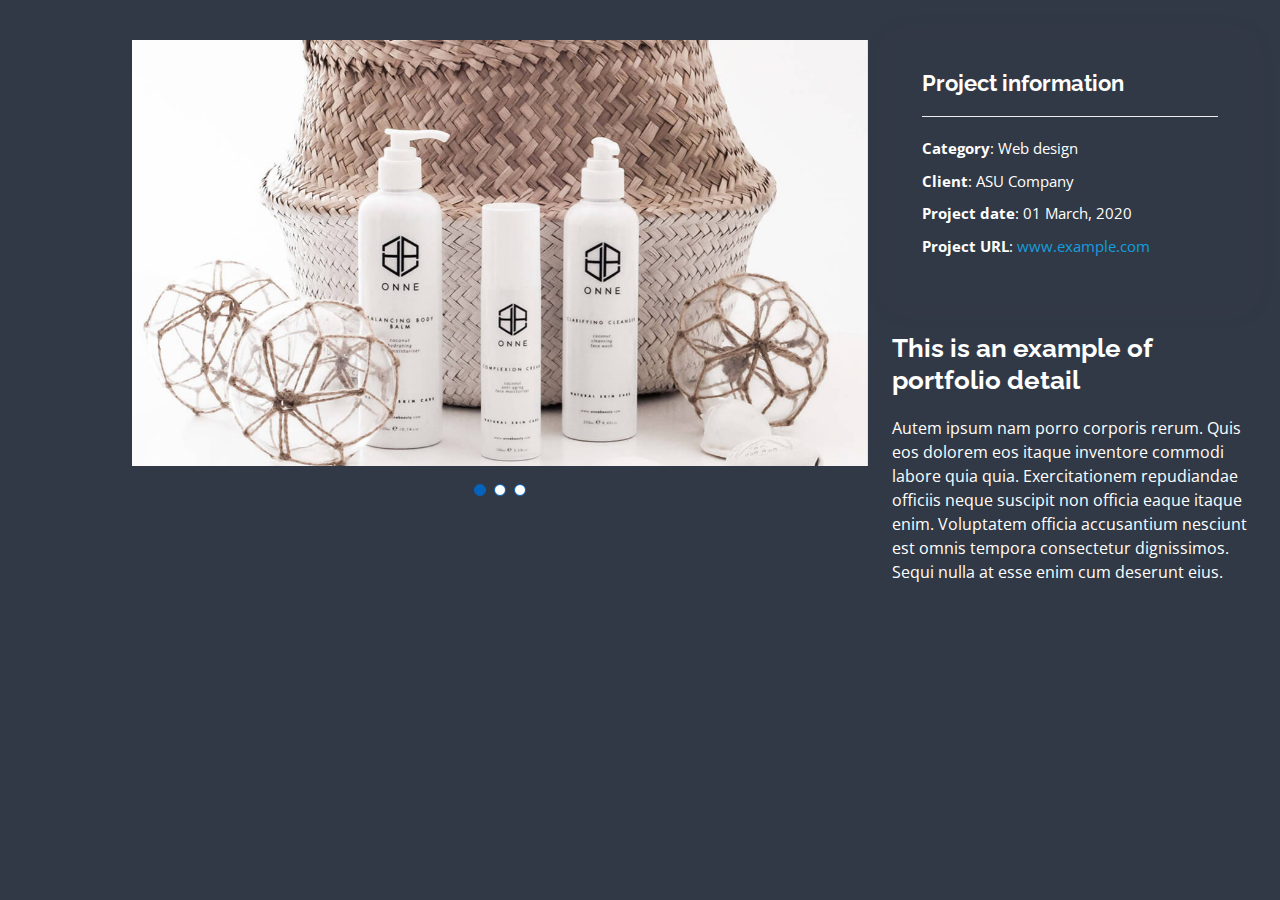
<file: portfolio-details.html>
<!DOCTYPE html>
<html lang="en">

<head>
  <meta charset="utf-8">
  <meta content="width=device-width, initial-scale=1.0" name="viewport">

  <title>Portfolio Details - Personal Bootstrap Template</title>
  <meta content="" name="description">
  <meta content="" name="keywords">

  <!-- Favicons -->
  <link href="assets/img/favicon.png" rel="icon">
  <link href="assets/img/apple-touch-icon.png" rel="apple-touch-icon">

  <!-- Google Fonts -->
  <link href="https://fonts.googleapis.com/css?family=Open+Sans:300,300i,400,400i,600,600i,700,700i|Raleway:300,300i,400,400i,500,500i,600,600i,700,700i|Poppins:300,300i,400,400i,500,500i,600,600i,700,700i" rel="stylesheet">

  <!-- Vendor CSS Files -->
  <link href="assets/vendor/aos/aos.css" rel="stylesheet">
  <link href="assets/vendor/bootstrap/css/bootstrap.min.css" rel="stylesheet">
  <link href="assets/vendor/bootstrap-icons/bootstrap-icons.css" rel="stylesheet">
  <link href="assets/vendor/boxicons/css/boxicons.min.css" rel="stylesheet">
  <link href="assets/vendor/glightbox/css/glightbox.min.css" rel="stylesheet">
  <link href="assets/vendor/swiper/swiper-bundle.min.css" rel="stylesheet">

  <!-- Template Main CSS File -->
  <link href="assets/css/style.css" rel="stylesheet">

  <!-- =======================================================
  * Template Name: MyResume
  * Template URL: https://bootstrapmade.com/free-html-bootstrap-template-my-resume/
  * Updated: Mar 17 2024 with Bootstrap v5.3.3
  * Author: BootstrapMade.com
  * License: https://bootstrapmade.com/license/
  ======================================================== -->
</head>

<body>

  <main id="main">

    <!-- ======= Portfolio Details Section ======= -->
    <section id="portfolio-details" class="portfolio-details">
      <div class="container">

        <div class="row gy-4">

          <div class="col-lg-8">
            <div class="portfolio-details-slider swiper">
              <div class="swiper-wrapper align-items-center">

                <div class="swiper-slide">
                  <img src="assets/img/portfolio/portfolio-details-1.jpg" alt="">
                </div>

                <div class="swiper-slide">
                  <img src="assets/img/portfolio/portfolio-details-2.jpg" alt="">
                </div>

                <div class="swiper-slide">
                  <img src="assets/img/portfolio/portfolio-details-3.jpg" alt="">
                </div>

              </div>
              <div class="swiper-pagination"></div>
            </div>
          </div>

          <div class="col-lg-4">
            <div class="portfolio-info">
              <h3>Project information</h3>
              <ul>
                <li><strong>Category</strong>: Web design</li>
                <li><strong>Client</strong>: ASU Company</li>
                <li><strong>Project date</strong>: 01 March, 2020</li>
                <li><strong>Project URL</strong>: <a href="#">www.example.com</a></li>
              </ul>
            </div>
            <div class="portfolio-description">
              <h2>This is an example of portfolio detail</h2>
              <p>
                Autem ipsum nam porro corporis rerum. Quis eos dolorem eos itaque inventore commodi labore quia quia. Exercitationem repudiandae officiis neque suscipit non officia eaque itaque enim. Voluptatem officia accusantium nesciunt est omnis tempora consectetur dignissimos. Sequi nulla at esse enim cum deserunt eius.
              </p>
            </div>
          </div>

        </div>

      </div>
    </section><!-- End Portfolio Details Section -->

  </main><!-- End #main -->

  <div id="preloader"></div>
  <a href="#" class="back-to-top d-flex align-items-center justify-content-center"><i class="bi bi-arrow-up-short"></i></a>

  <!-- Vendor JS Files -->
  <script src="assets/vendor/purecounter/purecounter_vanilla.js"></script>
  <script src="assets/vendor/aos/aos.js"></script>
  <script src="assets/vendor/bootstrap/js/bootstrap.bundle.min.js"></script>
  <script src="assets/vendor/glightbox/js/glightbox.min.js"></script>
  <script src="assets/vendor/isotope-layout/isotope.pkgd.min.js"></script>
  <script src="assets/vendor/swiper/swiper-bundle.min.js"></script>
  <script src="assets/vendor/typed.js/typed.umd.js"></script>
  <script src="assets/vendor/waypoints/noframework.waypoints.js"></script>
  <script src="assets/vendor/php-email-form/validate.js"></script>

  <!-- Template Main JS File -->
  <script src="assets/js/main.js"></script>

</body>

</html>
</file>
<file: assets/css/style.css>
/**
* Template Name: MyResume
* Template URL: https://bootstrapmade.com/free-html-bootstrap-template-my-resume/
* Updated: Mar 17 2024 with Bootstrap v5.3.3
* Author: BootstrapMade.com
* License: https://bootstrapmade.com/license/
*/

/*--------------------------------------------------------------
# General
--------------------------------------------------------------*/
body {
  font-family: "Open Sans", sans-serif;
  color: #fff;
  background: #323946;
}

a {
  color: #149ddd;
  text-decoration: none;
}

a:hover {
  color: #067ded;
  text-decoration: none;
}

h1,
h2,
h3,
h4,
h5,
h6 {
  font-family: "Raleway", sans-serif;
}

/*--------------------------------------------------------------
# Back to top button
--------------------------------------------------------------*/
.back-to-top {
  position: fixed;
  visibility: hidden;
  opacity: 0;
  right: 15px;
  bottom: 15px;
  z-index: 996;
  background: #149ddd;
  width: 40px;
  height: 40px;
  border-radius: 50px;
  transition: all 0.4s;
}

.back-to-top i {
  font-size: 28px;
  color: #fff;
  line-height: 0;
}

.back-to-top:hover {
  background: #0678e3;
  color: #fff;
}

.back-to-top.active {
  visibility: visible;
  opacity: 1;
}

/*--------------------------------------------------------------
# Preloader
--------------------------------------------------------------*/
#preloader {
  position: fixed;
  top: 0;
  left: 0;
  right: 0;
  bottom: 0;
  z-index: 9999;
  overflow: hidden;
  background: #1f242d;
}

#preloader:before {
  content: "";
  position: fixed;
  top: calc(50% - 30px);
  left: calc(50% - 30px);
  border: 6px solid #0563bb;
  border-top-color: #1f242d;
  border-bottom-color: #1f242d;
  border-radius: 50%;
  width: 60px;
  height: 60px;
  animation: animate-preloader 1s linear infinite;
}

@keyframes animate-preloader {
  0% {
    transform: rotate(0deg);
  }

  100% {
    transform: rotate(360deg);
  }
}

/*--------------------------------------------------------------
# Disable aos animation delay on mobile devices
--------------------------------------------------------------*/
@media screen and (max-width: 768px) {
  [data-aos-delay] {
    transition-delay: 0 !important;
  }
}

/*--------------------------------------------------------------
# Header
--------------------------------------------------------------*/
#header {
  position: fixed;
  top: 0;
  left: 0;
  bottom: 0;
  z-index: 9997;
  transition: all 0.5s;
  padding: 15px;
  overflow-y: auto;
}

@media (max-width: 991px) {
  #header {
    width: 300px;
    background: #323946;
    border-right: 1px solid #1f242d;
    left: -300px;
  }
}

@media (min-width: 991px) {
  #main {
    margin-left: 100px;
  }
}

/*--------------------------------------------------------------
# Navigation Menu
--------------------------------------------------------------*/
/**
* Desktop Navigation 
*/
.nav-menu {
  padding: 0;
  display: block;
}

.nav-menu * {
  margin: 0;
  padding: 0;
  list-style: none;
}

.nav-menu > ul > li {
  position: relative;
  white-space: nowrap;
}

.nav-menu a,
.nav-menu a:focus {
  display: flex;
  align-items: center;
  color: #149ddd;
  padding: 10px 18px;
  margin-bottom: 8px;
  transition: 0.3s;
  font-size: 15px;
  border-radius: 50px;
  background: #272829;
  height: 56px;
  width: 100%;
  overflow: hidden;
  transition: 0.3s;
}

.nav-menu a i,
.nav-menu a:focus i {
  font-size: 20px;
}

.nav-menu a span,
.nav-menu a:focus span {
  padding: 0 5px 0 7px;
  color: #fff;
}

@media (min-width: 992px) {
  .nav-menu a,
  .nav-menu a:focus {
    width: 56px;
  }

  .nav-menu a span,
  .nav-menu a:focus span {
    display: none;
    color: #fff;
  }
}

.nav-menu a:hover,
.nav-menu .active,
.nav-menu .active:focus,
.nav-menu li:hover > a {
  color: #fff;
  background: #149ddd;
}

.nav-menu a:hover span,
.nav-menu .active span,
.nav-menu .active:focus span,
.nav-menu li:hover > a span {
  color: #fff;
}

.nav-menu a:hover,
.nav-menu li:hover > a {
  width: 100%;
  color: #fff;
}

.nav-menu a:hover span,
.nav-menu li:hover > a span {
  display: block;
}

/**
* Mobile Navigation 
*/
.mobile-nav-toggle {
  position: fixed;
  right: 10px;
  top: 10px;
  z-index: 9998;
  border: 0;
  background: none;
  font-size: 28px;
  transition: all 0.4s;
  outline: none !important;
  line-height: 0;
  cursor: pointer;
  border-radius: 50px;
  padding: 5px;
}

.mobile-nav-toggle:hover {
  color: #149ddd;
}

.mobile-nav-toggle i {
  color: #5b5645;
}

.mobile-nav-active {
  overflow: hidden;
}

.mobile-nav-active #header {
  left: 0;
}

.mobile-nav-active .mobile-nav-toggle {
  color: #fff;
  background-color: #149ddd;
}

/*--------------------------------------------------------------
# Hero Section
--------------------------------------------------------------*/
#hero {
  width: 100%;
  height: 100vh;
  background: url("../img/Dfaalt_homes.jpg") top right no-repeat;
  background-size: cover;
  position: relative;
}

@media (min-width: 992px) {
  #hero {
    padding-left: 160px;
  }
}

#hero:before {
  content: "";
  background: rgba(34, 34, 34, 0.8);
  position: absolute;
  bottom: 0;
  top: 0;
  left: 0;
  right: 0;
}

#hero h1 {
  margin: 0;
  font-size: 64px;
  font-weight: 700;
  line-height: 56px;
  color: #149ddd;
}

#hero p {
  color: #fff;
  margin: 15px 0 0 0;
  font-size: 26px;
  font-family: "Poppins", sans-serif;
}

#hero p span {
  color: #149ddd;
  letter-spacing: 1px;
}

#hero .social-links {
  margin-top: 30px;
}

#hero .social-links a {
  font-size: 24px;
  display: inline-block;
  color: #149ddd;
  line-height: 1;
  margin-right: 20px;
  transition: 0.3s;
}

#hero .social-links a:hover {
  color: #0563bb;
}

@media (max-width: 992px) {
  #hero {
    text-align: center;
  }

  #hero h1 {
    font-size: 32px;
    line-height: 36px;
  }

  #hero p {
    margin-top: 10px;
    font-size: 20px;
    line-height: 24px;
  }
}

/*--------------------------------------------------------------
# Sections General
--------------------------------------------------------------*/
section {
  padding: 60px 0;
  overflow: hidden;
  background-color: #323946;
}

.section-title {
  text-align: center;
  padding-bottom: 30px;
}

.section-title h2 {
  font-size: 32px;
  font-weight: bold;
  text-transform: uppercase;
  margin-bottom: 20px;
  padding-bottom: 20px;
  position: relative;
  color: #149ddd;
}

.section-title h2::before {
  content: "";
  position: absolute;
  display: block;
  width: 120px;
  height: 1px;
  background: #ddd;
  bottom: 1px;
  left: calc(50% - 60px);
}

.section-title h2::after {
  content: "";
  position: absolute;
  display: block;
  width: 40px;
  height: 3px;
  background: #0563bb;
  bottom: 0;
  left: calc(50% - 20px);
}

.section-title p {
  margin-bottom: 0;
}

/*--------------------------------------------------------------
# About
--------------------------------------------------------------*/
.circle-img {
  width: 300px; /* Atur ukuran sesuai kebutuhan */
  height: 300px; /* Pastikan sama dengan lebar untuk lingkaran sempurna */
  border-radius: 50%;
  object-fit: cover;
}

.about .section-title p {
  text-align: justify;
}

.about .content h3 {
  font-weight: 700;
  font-size: 26px;
  color: #149ddd;
}

.about .content ul {
  list-style: none;
  padding: 0;
}

.about .content ul li {
  margin-bottom: 20px;
  display: flex;
  align-items: center;
}

.about .content ul strong {
  margin-right: 10px;
}

.about .content ul i {
  font-size: 16px;
  margin-right: 5px;
  color: #149ddd;
  line-height: 0;
}

.about .content p:last-child {
  margin-bottom: 0;
}

/*--------------------------------------------------------------
# Facts
--------------------------------------------------------------*/
/* .facts .count-box {
  padding: 30px 30px 25px 30px;
  margin-top: 30px;
  width: 100%;
  position: relative;
  text-align: center;
  background: #fff;
}

.facts .count-box i {
  position: absolute;
  top: -25px;
  left: 50%;
  transform: translateX(-50%);
  font-size: 24px;
  background: #0563bb;
  color: #fff;
  border-radius: 50px;
  display: inline-flex;
  align-items: center;
  justify-content: center;
  width: 48px;
  height: 48px;
}

.facts .count-box span {
  font-size: 36px;
  display: block;
  font-weight: 600;
  color: #011426;
}

.facts .count-box p {
  padding: 0;
  margin: 0;
  font-family: "Raleway", sans-serif;
  font-size: 14px;
} */

/*--------------------------------------------------------------
# Skills
--------------------------------------------------------------*/
.skills .progress {
  height: 60px;
  display: block;
  background: none;
  border-radius: 0;
}

.skills .progress .skill {
  padding: 10px 0;
  margin: 0;
  text-transform: uppercase;
  display: block;
  font-weight: 600;
  font-family: "Poppins", sans-serif;
  color: #fff;
}

.skills .progress .skill .val {
  float: right;
  font-style: normal;
}

.skills .progress-bar-wrap {
  background: #f2f3f5;
}

.skills .progress-bar {
  width: 1px;
  height: 10px;
  transition: 0.9s;
  background-color: #149ddd;
}

/*--------------------------------------------------------------
# Resume
--------------------------------------------------------------*/
.resume .resume-title {
  font-size: 26px;
  font-weight: 700;
  margin-top: 20px;
  margin-bottom: 20px;
  color: #FFF;
}

.resume .resume-item {
  padding: 0 0 20px 20px;
  margin-top: -2px;
  border-left: 2px solid #149ddd;
  position: relative;
}

.resume .resume-item h4 {
  line-height: 18px;
  font-size: 18px;
  font-weight: 600;
  text-transform: uppercase;
  font-family: "Poppins", sans-serif;
  color: #149ddd;
  margin-bottom: 10px;
}

.resume .resume-item h5 {
  font-size: 16px;
  background: #1f242d;
  padding: 5px 15px;
  display: inline-block;
  font-weight: 600;
  margin-bottom: 10px;
}

.resume .resume-item ul {
  padding-left: 20px;
}

.resume .resume-item ul li {
  padding-bottom: 10px;
}

.resume .resume-item:last-child {
  padding-bottom: 0;
}

.resume .resume-item::before {
  content: "";
  position: absolute;
  width: 16px;
  height: 16px;
  border-radius: 50px;
  left: -9px;
  top: 0;
  background: #fff;
  border: 2px solid #0563bb;
}

/*--------------------------------------------------------------
# Portfolio
--------------------------------------------------------------*/
.portfolio .portfolio-item {
  margin-bottom: 30px;
}

.portfolio #portfolio-flters {
  padding: 0;
  margin: 0 auto 25px auto;
  list-style: none;
  text-align: center;
  background: #fff;
  border-radius: 50px;
  padding: 2px 15px;
}

.portfolio #portfolio-flters li {
  cursor: pointer;
  display: inline-block;
  padding: 10px 15px;
  font-size: 14px;
  font-weight: 600;
  line-height: 1;
  text-transform: uppercase;
  color: #272829;
  margin-bottom: 5px;
  transition: all 0.3s ease-in-out;
}

.portfolio #portfolio-flters li:hover,
.portfolio #portfolio-flters li.filter-active {
  color: #0563bb;
}

.portfolio #portfolio-flters li:last-child {
  margin-right: 0;
}

.portfolio .portfolio-wrap {
  transition: 0.3s;
  position: relative;
  overflow: hidden;
  z-index: 1;
  background: rgba(69, 80, 91, 0.8);
}

.portfolio .portfolio-wrap::before {
  content: "";
  background: rgba(255, 255, 255, 0.7);
  position: absolute;
  left: 30px;
  right: 30px;
  top: 30px;
  bottom: 30px;
  transition: all ease-in-out 0.3s;
  z-index: 2;
  opacity: 0;
}

.portfolio .portfolio-wrap .portfolio-info {
  opacity: 0;
  position: absolute;
  top: 0;
  left: 0;
  right: 0;
  bottom: 0;
  text-align: center;
  z-index: 3;
  transition: all ease-in-out 0.3s;
  display: flex;
  flex-direction: column;
  justify-content: center;
  align-items: center;
}

.portfolio .portfolio-wrap .portfolio-info::before {
  display: block;
  content: "";
  width: 48px;
  height: 48px;
  position: absolute;
  top: 35px;
  left: 35px;
  border-top: 3px solid #d7dce1;
  border-left: 3px solid #d7dce1;
  transition: all 0.5s ease 0s;
  z-index: 9994;
}

.portfolio .portfolio-wrap .portfolio-info::after {
  display: block;
  content: "";
  width: 48px;
  height: 48px;
  position: absolute;
  bottom: 35px;
  right: 35px;
  border-bottom: 3px solid #d7dce1;
  border-right: 3px solid #d7dce1;
  transition: all 0.5s ease 0s;
  z-index: 9994;
}

.portfolio .portfolio-wrap .portfolio-info h4 {
  font-size: 20px;
  color: #45505b;
  font-weight: 600;
}

.portfolio .portfolio-wrap .portfolio-info p {
  color: #45505b;
  font-size: 14px;
  text-transform: uppercase;
  padding: 0;
  margin: 0;
}

.portfolio .portfolio-wrap .portfolio-links {
  text-align: center;
  z-index: 4;
}

.portfolio .portfolio-wrap .portfolio-links a {
  color: #45505b;
  margin: 0 2px;
  font-size: 28px;
  display: inline-block;
  transition: 0.3s;
}

.portfolio .portfolio-wrap .portfolio-links a:hover {
  color: #148af9;
}

.portfolio .portfolio-wrap:hover::before {
  top: 0;
  left: 0;
  right: 0;
  bottom: 0;
  opacity: 1;
}

.portfolio .portfolio-wrap:hover .portfolio-info {
  opacity: 1;
}

.portfolio .portfolio-wrap:hover .portfolio-info::before {
  top: 15px;
  left: 15px;
}

.portfolio .portfolio-wrap:hover .portfolio-info::after {
  bottom: 15px;
  right: 15px;
}

/*--------------------------------------------------------------
# Portfolio Details
--------------------------------------------------------------*/
.portfolio-details {
  padding-top: 40px;
}

.portfolio-details .portfolio-details-slider img {
  width: 100%;
}

.portfolio-details .portfolio-details-slider .swiper-pagination {
  margin-top: 20px;
  position: relative;
}

.portfolio-details
  .portfolio-details-slider
  .swiper-pagination
  .swiper-pagination-bullet {
  width: 12px;
  height: 12px;
  background-color: #fff;
  opacity: 1;
  border: 1px solid #0563bb;
}

.portfolio-details
  .portfolio-details-slider
  .swiper-pagination
  .swiper-pagination-bullet-active {
  background-color: #0563bb;
}

.portfolio-details .portfolio-info {
  padding: 30px;
  box-shadow: 0px 0 30px rgba(69, 80, 91, 0.08);
}

.portfolio-details .portfolio-info h3 {
  font-size: 22px;
  font-weight: 700;
  margin-bottom: 20px;
  padding-bottom: 20px;
  border-bottom: 1px solid #eee;
}

.portfolio-details .portfolio-info ul {
  list-style: none;
  padding: 0;
  font-size: 15px;
}

.portfolio-details .portfolio-info ul li + li {
  margin-top: 10px;
}

.portfolio-details .portfolio-description {
  padding-top: 30px;
}

.portfolio-details .portfolio-description h2 {
  font-size: 26px;
  font-weight: 700;
  margin-bottom: 20px;
}

.portfolio-details .portfolio-description p {
  padding: 0;
}

/*--------------------------------------------------------------
# Services
--------------------------------------------------------------*/
/* .services .icon-box {
  text-align: center;
  padding: 70px 20px 80px 20px;
  transition: all ease-in-out 0.3s;
  background: #fff;
  box-shadow: 0px 5px 90px 0px rgba(110, 123, 131, 0.05);
}

.services .icon-box .icon {
  margin: 0 auto;
  width: 100px;
  height: 100px;
  display: flex;
  align-items: center;
  justify-content: center;
  transition: ease-in-out 0.3s;
  position: relative;
}

.services .icon-box .icon i {
  font-size: 36px;
  transition: 0.5s;
  position: relative;
}

.services .icon-box .icon svg {
  position: absolute;
  top: 0;
  left: 0;
}

.services .icon-box .icon svg path {
  transition: 0.5s;
  fill: #f5f5f5;
}

.services .icon-box h4 {
  font-weight: 600;
  margin: 10px 0 15px 0;
  font-size: 22px;
}

.services .icon-box h4 a {
  color: #45505b;
  transition: ease-in-out 0.3s;
}

.services .icon-box p {
  line-height: 24px;
  font-size: 14px;
  margin-bottom: 0;
}

.services .icon-box:hover {
  border-color: #fff;
  box-shadow: 0px 0 35px 0 rgba(0, 0, 0, 0.08);
}

.services .iconbox-blue i {
  color: #47aeff;
}

.services .iconbox-blue:hover .icon i {
  color: #fff;
}

.services .iconbox-blue:hover .icon path {
  fill: #47aeff;
}

.services .iconbox-orange i {
  color: #ffa76e;
}

.services .iconbox-orange:hover .icon i {
  color: #fff;
}

.services .iconbox-orange:hover .icon path {
  fill: #ffa76e;
}

.services .iconbox-pink i {
  color: #e80368;
}

.services .iconbox-pink:hover .icon i {
  color: #fff;
}

.services .iconbox-pink:hover .icon path {
  fill: #e80368;
}

.services .iconbox-yellow i {
  color: #ffbb2c;
}

.services .iconbox-yellow:hover .icon i {
  color: #fff;
}

.services .iconbox-yellow:hover .icon path {
  fill: #ffbb2c;
}

.services .iconbox-red i {
  color: #ff5828;
}

.services .iconbox-red:hover .icon i {
  color: #fff;
}

.services .iconbox-red:hover .icon path {
  fill: #ff5828;
}

.services .iconbox-teal i {
  color: #11dbcf;
}

.services .iconbox-teal:hover .icon i {
  color: #fff;
}

.services .iconbox-teal:hover .icon path {
  fill: #11dbcf;
} */

/* Gaya untuk container video */
.video-container {
  position: relative;
  overflow: hidden;
  padding-top: 56.25%; /* Perbandingan aspek 16:9 (56.25%) */
}

.video-container iframe {
  position: absolute;
  top: 0;
  left: 0;
  width: 100%;
  height: 100%;
  border: 0;
}

/* Gaya untuk container gambar */
.image-container {
  position: relative;
  overflow: hidden;
}

.image-container img {
  transition: transform 0.3s ease;
  width: 100%;
  height: auto;
}

.image-container:hover img {
  transform: scale(1.1);
}

.icon i {
  color: #ff0000;
}

.icon_image i {
  color: #4CAF50;
}

/* Gaya untuk judul dan deskripsi */
.iconbox-blue {
  background-color: #1f242d;
  border-radius: 10px;
  padding: 30px;
  text-align: center;
  transition: transform 0.3s ease;
  margin-bottom: 25px;
}

.iconbox-blue:hover {
  transform: translateY(-5px);
  box-shadow: 0 4px 15px rgba(0, 0, 0, 0.1);
}

.iconbox-blue h4 {
  font-size: 25px;
  font-weight: 700;
  margin-bottom: 10px;
  transition: color 0.3s ease;
}

.iconbox-blue p {
  font-size: 22px;
  line-height: 24px;
  color: #fff;
}

.iconbox-blue:hover h4 {
  color: #3d7bff;
}

/* Media queries untuk responsivitas */
@media (max-width: 992px) {
  .iconbox-blue {
    padding: 20px;
  }
}

@media (max-width: 768px) {
  .iconbox-blue {
    padding: 15px;
  }

  .iconbox-blue h4 {
    font-size: 20px;
  }
}

@media (max-width: 576px) {
  .iconbox-blue h4 {
    font-size: 18px;
  }
}


/*--------------------------------------------------------------
# Testimonials
--------------------------------------------------------------*/
/* .testimonials .section-header {
  margin-bottom: 40px;
}

.testimonials .testimonials-carousel,
.testimonials .testimonials-slider {
  overflow: hidden;
}

.testimonials .testimonial-item {
  text-align: center;
}

.testimonials .testimonial-item .testimonial-img {
  width: 120px;
  border-radius: 50%;
  border: 4px solid #fff;
  margin: 0 auto;
}

.testimonials .testimonial-item h3 {
  font-size: 20px;
  font-weight: bold;
  margin: 10px 0 5px 0;
  color: #111;
}

.testimonials .testimonial-item h4 {
  font-size: 14px;
  color: #999;
  margin: 0 0 15px 0;
}

.testimonials .testimonial-item .quote-icon-left,
.testimonials .testimonial-item .quote-icon-right {
  color: #90c8fc;
  font-size: 26px;
}

.testimonials .testimonial-item .quote-icon-left {
  display: inline-block;
  left: -5px;
  position: relative;
}

.testimonials .testimonial-item .quote-icon-right {
  display: inline-block;
  right: -5px;
  position: relative;
  top: 10px;
}

.testimonials .testimonial-item p {
  font-style: italic;
  margin: 0 auto 15px auto;
}

.testimonials .swiper-pagination {
  margin-top: 20px;
  position: relative;
}

.testimonials .swiper-pagination .swiper-pagination-bullet {
  width: 12px;
  height: 12px;
  background-color: #fff;
  opacity: 1;
  border: 1px solid #0563bb;
}

.testimonials .swiper-pagination .swiper-pagination-bullet-active {
  background-color: #0563bb;
}

@media (min-width: 992px) {
  .testimonials .testimonial-item p {
    width: 80%;
  }
} */

/*--------------------------------------------------------------
# Contact
--------------------------------------------------------------*/
.contact .info {
  width: 100%;
  background: #323946;
}

.contact .info i {
  font-size: 20px;
  color: #0563bb;
  float: left;
  width: 44px;
  height: 44px;
  background: #eef7ff;
  display: flex;
  justify-content: center;
  align-items: center;
  border-radius: 50px;
  transition: all 0.3s ease-in-out;
}

.contact .info h4 {
  padding: 0 0 0 60px;
  font-size: 22px;
  font-weight: 600;
  margin-bottom: 5px;
  color: #149ddd;
}

.contact .info p {
  padding: 0 0 0 60px;
  margin-bottom: 0;
  font-size: 14px;
  color: #fff;
}

.contact .info .email,
.contact .info .phone {
  margin-top: 40px;
}

.contact .info .email:hover i,
.contact .info .address:hover i,
.contact .info .phone:hover i {
  background: #0563bb;
  color: #fff;
}

.contact .php-email-form {
  width: 100%;
  background: #323946;
}

.contact .php-email-form .form-group {
  padding-bottom: 8px;
}

.contact .php-email-form .error-message {
  display: none;
  color: #fff;
  background: #ed3c0d;
  text-align: left;
  padding: 15px;
  font-weight: 600;
}

.contact .php-email-form .error-message br + br {
  margin-top: 25px;
}

.contact .php-email-form .sent-message {
  display: none;
  color: #fff;
  background: #18d26e;
  text-align: center;
  padding: 15px;
  font-weight: 600;
}

.contact .php-email-form .loading {
  display: none;
  background: #fff;
  text-align: center;
  padding: 15px;
}

.contact .php-email-form .loading:before {
  content: "";
  display: inline-block;
  border-radius: 50%;
  width: 24px;
  height: 24px;
  margin: 0 10px -6px 0;
  border: 3px solid #18d26e;
  border-top-color: #eee;
  animation: animate-loading 1s linear infinite;
}

.contact .php-email-form input,
.contact .php-email-form textarea {
  border-radius: 4px;
  box-shadow: none;
  font-size: 14px;
}

.contact .php-email-form input[type="text"],
.contact .php-email-form input[type="email"] {
  height: 44px;
}

.contact .php-email-form textarea {
  padding: 10px 12px;
}

.contact .php-email-form button[type="submit"] {
  background: #149ddd;
  border: 0;
  padding: 10px 35px;
  color: #fff;
  transition: 0.4s;
  border-radius: 50px;
}

.contact .php-email-form button[type="submit"]:hover {
  background: #0678e3;
}

@keyframes animate-loading {
  0% {
    transform: rotate(0deg);
  }

  100% {
    transform: rotate(360deg);
  }
}

/*--------------------------------------------------------------
# Footer
--------------------------------------------------------------*/
#footer {
  background: #1f242d;
  color: #fff;
  font-size: 14px;
  text-align: center;
  padding: 30px 0;
}

#footer h3 {
  font-size: 36px;
  font-weight: 700;
  position: relative;
  font-family: "Poppins", sans-serif;
  padding: 0;
  margin: 0 0 15px 0;
}

#footer p {
  font-size: 15;
  font-style: italic;
  padding: 0;
  margin: 0 0 40px 0;
}

#footer .social-links {
  margin: 0 0 40px 0;
}

#footer .social-links a {
  font-size: 18px;
  display: inline-block;
  background: #149ddd;
  color: #fff;
  line-height: 1;
  padding: 8px 0;
  margin-right: 4px;
  border-radius: 50%;
  text-align: center;
  width: 36px;
  height: 36px;
  transition: 0.3s;
}

#footer .social-links a:hover {
  background: #0678e3;
  color: #fff;
  text-decoration: none;
}

#footer .copyright {
  margin: 0 0 5px 0;
}

#footer .credits {
  font-size: 13px;
}
</file>
